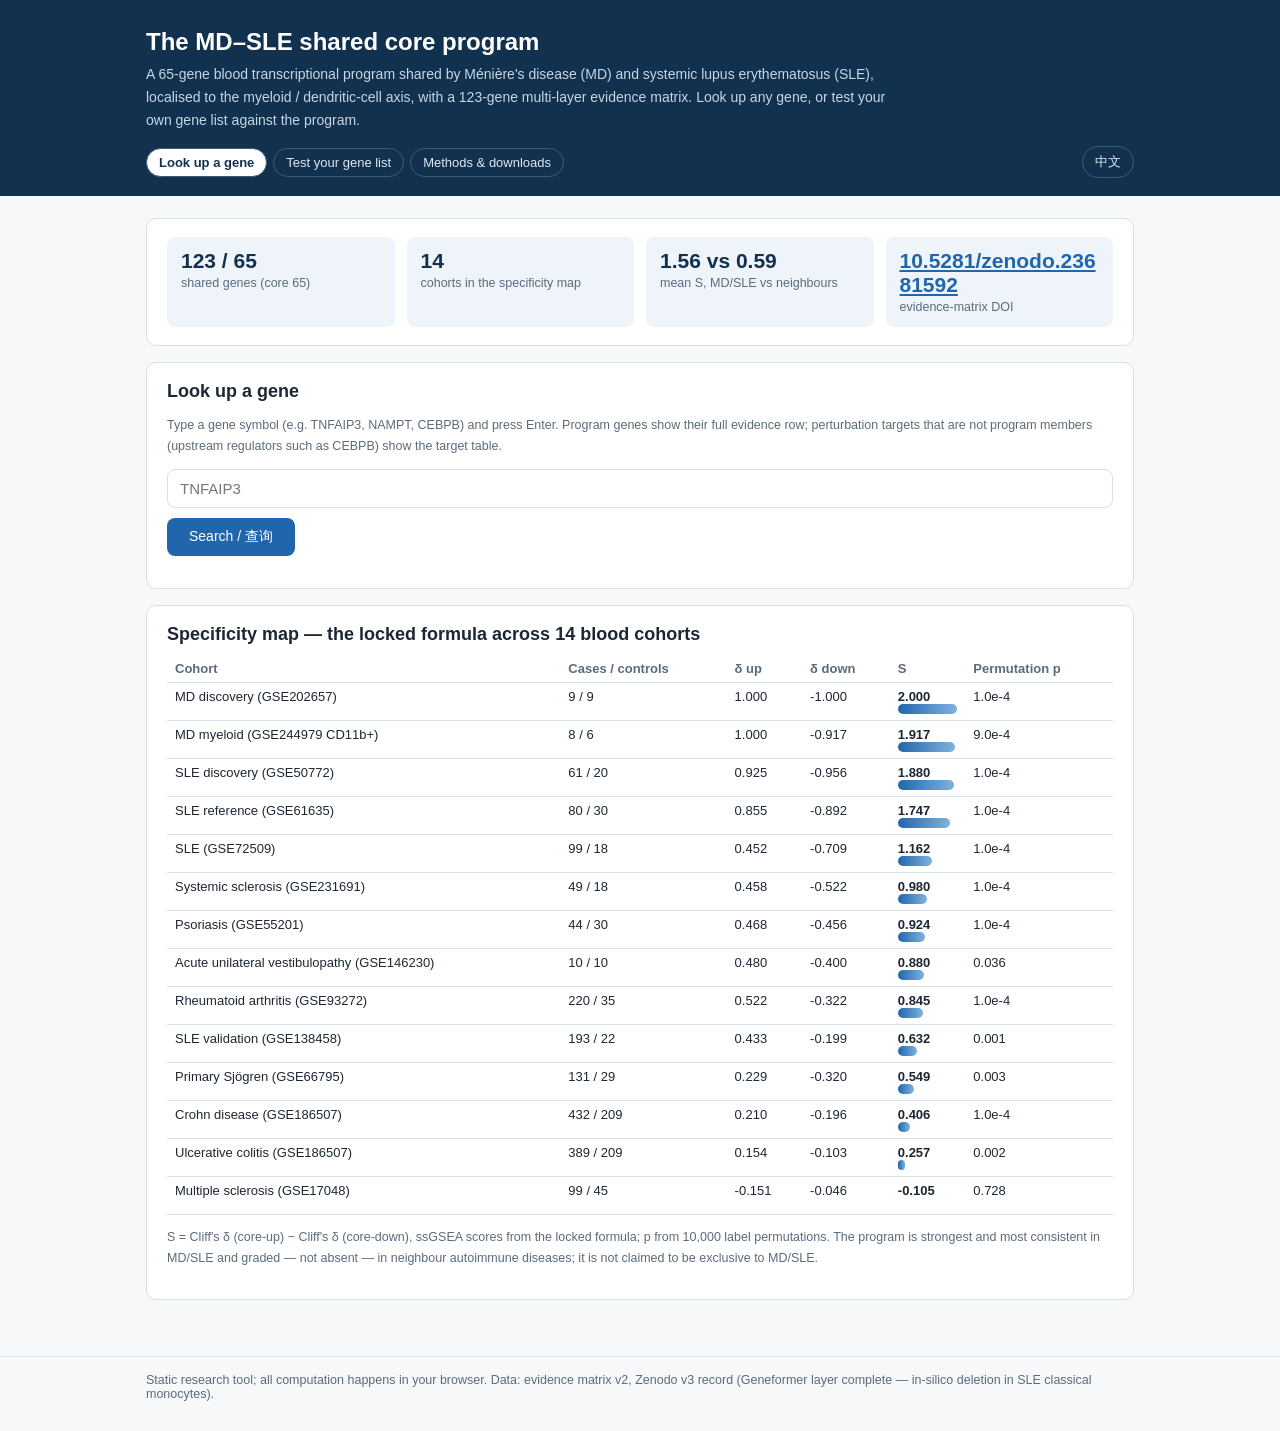
<file: index.html>
<!DOCTYPE html>
<html lang="en">
<head>
<meta charset="utf-8">
<meta name="viewport" content="width=device-width, initial-scale=1">
<title>MD–SLE Shared Core Program — Gene Lookup & Evidence Matrix</title>
<link rel="stylesheet" href="style.css?v=3">
</head>
<body>
<header>
  <div class="wrap">
    <h1 data-i18n="title">The MD–SLE shared core program</h1>
    <p data-i18n="subtitle"></p>
    <nav>
      <a href="index.html" class="on" data-i18n="nav_lookup"></a>
      <a href="analyze.html" data-i18n="nav_analyze"></a>
      <a href="methods.html" data-i18n="nav_methods"></a>
      <span class="sp"></span>
      <button class="langbtn" id="langbtn" onclick="toggleLang()">中文</button>
    </nav>
  </div>
</header>
<main>
  <div class="wrap">
    <div class="card">
      <div class="stats">
        <div class="stat"><b>123 / 65</b><span data-i18n="s_genes"></span></div>
        <div class="stat"><b>14</b><span data-i18n="s_map"></span></div>
        <div class="stat"><b>1.56 vs 0.59</b><span data-i18n="s_gap"></span></div>
        <div class="stat"><b><a href="https://doi.org/10.5281/zenodo.23681592">10.5281/zenodo.23681592</a></b><span data-i18n="s_doi"></span></div>
      </div>
    </div>
    <div class="card">
      <h2 data-i18n="lookup_h"></h2>
      <p class="small" data-i18n="lookup_hint"></p>
      <input type="text" id="gene" placeholder="TNFAIP3" onkeydown="if(event.key==='Enter')lookup()">
      <button class="go" onclick="lookup()">Search / 查询</button>
      <div id="geneout" style="margin-top:14px"></div>
    </div>
    <div class="card">
      <h2 data-i18n="map_h"></h2>
      <table>
        <thead><tr>
          <th data-i18n="th_cohort"></th><th data-i18n="th_n"></th><th data-i18n="th_dup"></th>
          <th data-i18n="th_ddn"></th><th data-i18n="th_S"></th><th data-i18n="th_p"></th>
        </tr></thead>
        <tbody id="maptbody"></tbody>
      </table>
      <p class="small" data-i18n="map_note"></p>
    </div>
  </div>
</main>
<footer>
  <div class="wrap"><span data-i18n="foot"></span></div>
</footer>
<script src="data.js?v=4"></script>
<script src="app.js?v=3"></script>
<script>window.rerender = function(){ renderMap(); const g = document.getElementById("gene"); if (g && g.value.trim()) lookup(); }; renderMap();</script>
</body>
</html>
</file>
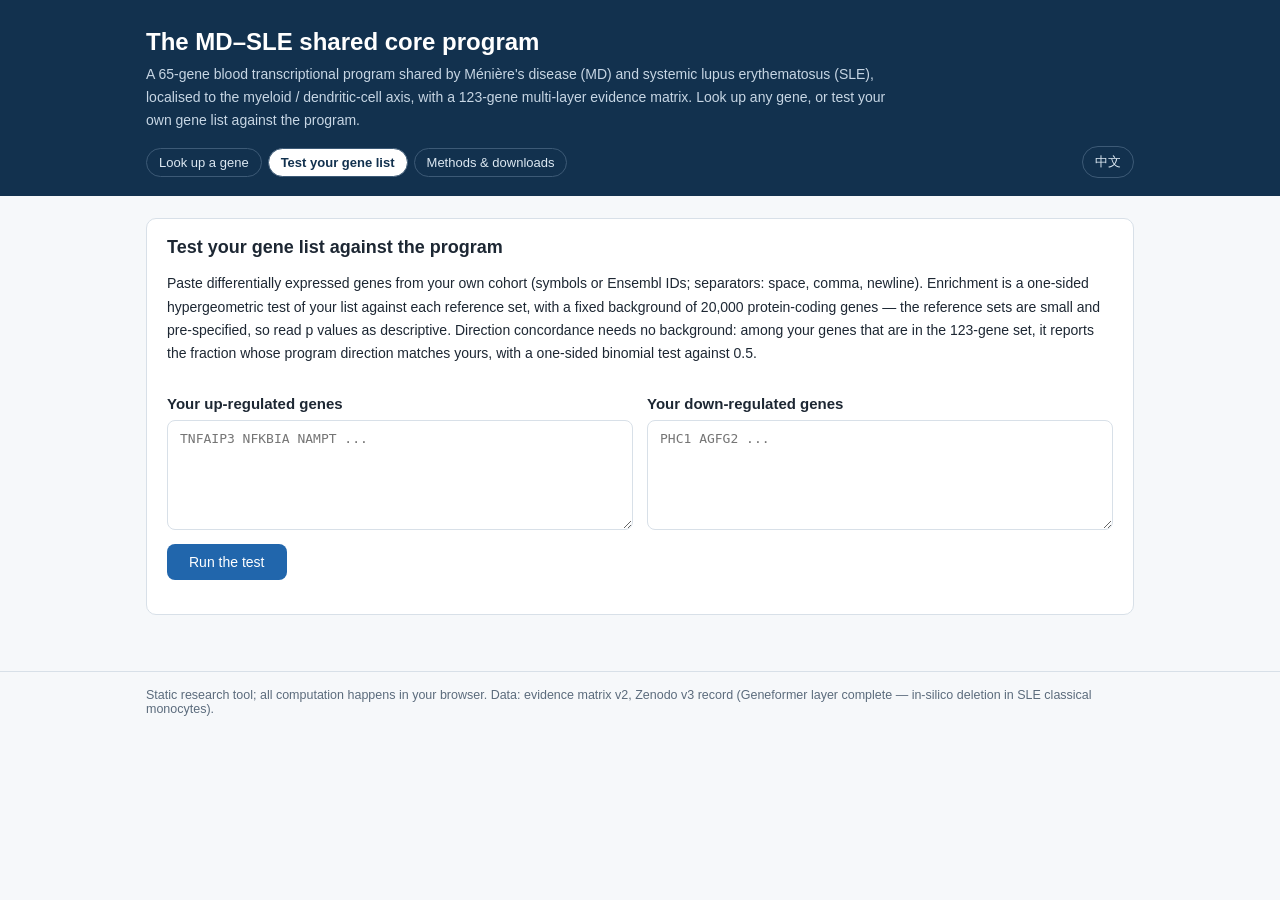
<file: analyze.html>
<!DOCTYPE html>
<html lang="en">
<head>
<meta charset="utf-8">
<meta name="viewport" content="width=device-width, initial-scale=1">
<title>Test Your Gene List — MD–SLE Shared Core Program</title>
<link rel="stylesheet" href="style.css?v=3">
</head>
<body>
<header>
  <div class="wrap">
    <h1 data-i18n="title">The MD–SLE shared core program</h1>
    <p data-i18n="subtitle"></p>
    <nav>
      <a href="index.html" data-i18n="nav_lookup"></a>
      <a href="analyze.html" class="on" data-i18n="nav_analyze"></a>
      <a href="methods.html" data-i18n="nav_methods"></a>
      <span class="sp"></span>
      <button class="langbtn" id="langbtn" onclick="toggleLang()">中文</button>
    </nav>
  </div>
</header>
<main>
  <div class="wrap">
    <div class="card">
      <h2 data-i18n="an_h"></h2>
      <p data-i18n="an_intro"></p>
      <div class="cols">
        <div><h3 data-i18n="your_up"></h3><textarea id="up" placeholder="TNFAIP3 NFKBIA NAMPT ..."></textarea></div>
        <div><h3 data-i18n="your_dn"></h3><textarea id="dn" placeholder="PHC1 AGFG2 ..."></textarea></div>
      </div>
      <button class="go" onclick="runAnalyze()" data-i18n="run"></button>
      <div id="anout" style="margin-top:16px"></div>
    </div>
  </div>
</main>
<footer>
  <div class="wrap"><span data-i18n="foot"></span></div>
</footer>
<script src="data.js?v=3"></script>
<script src="app.js?v=3"></script>
</body>
</html>
</file>
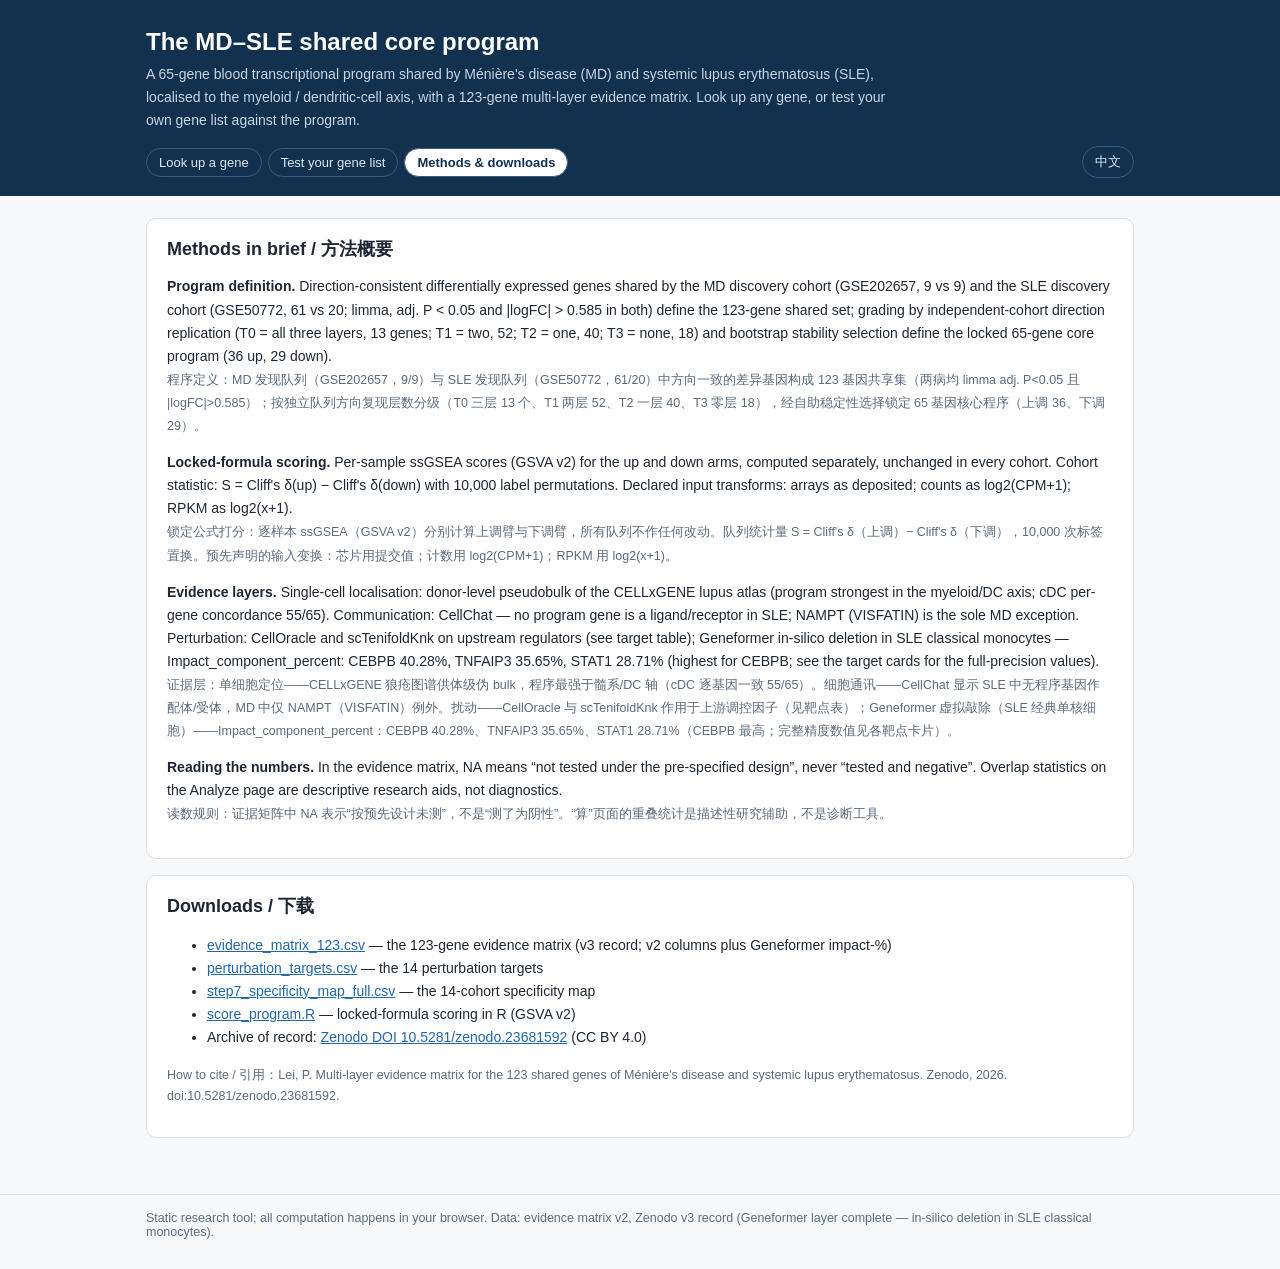
<file: methods.html>
<!DOCTYPE html>
<html lang="en">
<head>
<meta charset="utf-8">
<meta name="viewport" content="width=device-width, initial-scale=1">
<title>Methods & Downloads — MD–SLE Shared Core Program</title>
<link rel="stylesheet" href="style.css?v=3">
</head>
<body>
<header>
  <div class="wrap">
    <h1 data-i18n="title">The MD–SLE shared core program</h1>
    <p data-i18n="subtitle"></p>
    <nav>
      <a href="index.html" data-i18n="nav_lookup"></a>
      <a href="analyze.html" data-i18n="nav_analyze"></a>
      <a href="methods.html" class="on" data-i18n="nav_methods"></a>
      <span class="sp"></span>
      <button class="langbtn" id="langbtn" onclick="toggleLang()">中文</button>
    </nav>
  </div>
</header>
<main>
  <div class="wrap">
    <div class="card">
      <h2>Methods in brief / 方法概要</h2>
      <p><b>Program definition.</b> Direction-consistent differentially expressed genes shared by the MD discovery cohort (GSE202657, 9 vs 9) and the SLE discovery cohort (GSE50772, 61 vs 20; limma, adj. P &lt; 0.05 and |logFC| &gt; 0.585 in both) define the 123-gene shared set; grading by independent-cohort direction replication (T0 = all three layers, 13 genes; T1 = two, 52; T2 = one, 40; T3 = none, 18) and bootstrap stability selection define the locked 65-gene core program (36 up, 29 down).<br>
      <span class="small">程序定义：MD 发现队列（GSE202657，9/9）与 SLE 发现队列（GSE50772，61/20）中方向一致的差异基因构成 123 基因共享集（两病均 limma adj. P&lt;0.05 且 |logFC|&gt;0.585）；按独立队列方向复现层数分级（T0 三层 13 个、T1 两层 52、T2 一层 40、T3 零层 18），经自助稳定性选择锁定 65 基因核心程序（上调 36、下调 29）。</span></p>
      <p><b>Locked-formula scoring.</b> Per-sample ssGSEA scores (GSVA v2) for the up and down arms, computed separately, unchanged in every cohort. Cohort statistic: S = Cliff's δ(up) − Cliff's δ(down) with 10,000 label permutations. Declared input transforms: arrays as deposited; counts as log2(CPM+1); RPKM as log2(x+1).<br>
      <span class="small">锁定公式打分：逐样本 ssGSEA（GSVA v2）分别计算上调臂与下调臂，所有队列不作任何改动。队列统计量 S = Cliff's δ（上调）− Cliff's δ（下调），10,000 次标签置换。预先声明的输入变换：芯片用提交值；计数用 log2(CPM+1)；RPKM 用 log2(x+1)。</span></p>
      <p><b>Evidence layers.</b> Single-cell localisation: donor-level pseudobulk of the CELLxGENE lupus atlas (program strongest in the myeloid/DC axis; cDC per-gene concordance 55/65). Communication: CellChat — no program gene is a ligand/receptor in SLE; NAMPT (VISFATIN) is the sole MD exception. Perturbation: CellOracle and scTenifoldKnk on upstream regulators (see target table); Geneformer in-silico deletion in SLE classical monocytes — Impact_component_percent: CEBPB 40.28%, TNFAIP3 35.65%, STAT1 28.71% (highest for CEBPB; see the target cards for the full-precision values).<br>
      <span class="small">证据层：单细胞定位——CELLxGENE 狼疮图谱供体级伪 bulk，程序最强于髓系/DC 轴（cDC 逐基因一致 55/65）。细胞通讯——CellChat 显示 SLE 中无程序基因作配体/受体，MD 中仅 NAMPT（VISFATIN）例外。扰动——CellOracle 与 scTenifoldKnk 作用于上游调控因子（见靶点表）；Geneformer 虚拟敲除（SLE 经典单核细胞）——Impact_component_percent：CEBPB 40.28%、TNFAIP3 35.65%、STAT1 28.71%（CEBPB 最高；完整精度数值见各靶点卡片）。</span></p>
      <p><b>Reading the numbers.</b> In the evidence matrix, NA means “not tested under the pre-specified design”, never “tested and negative”. Overlap statistics on the Analyze page are descriptive research aids, not diagnostics.<br>
      <span class="small">读数规则：证据矩阵中 NA 表示“按预先设计未测”，不是“测了为阴性”。“算”页面的重叠统计是描述性研究辅助，不是诊断工具。</span></p>
    </div>
    <div class="card">
      <h2>Downloads / 下载</h2>
      <ul>
        <li><a href="downloads/evidence_matrix_123.csv">evidence_matrix_123.csv</a> — the 123-gene evidence matrix (v3 record; v2 columns plus Geneformer impact-%)</li>
        <li><a href="downloads/perturbation_targets.csv">perturbation_targets.csv</a> — the 14 perturbation targets</li>
        <li><a href="downloads/step7_specificity_map_full.csv">step7_specificity_map_full.csv</a> — the 14-cohort specificity map</li>
        <li><a href="downloads/score_program.R">score_program.R</a> — locked-formula scoring in R (GSVA v2)</li>
        <li>Archive of record: <a href="https://doi.org/10.5281/zenodo.23681592">Zenodo DOI 10.5281/zenodo.23681592</a> (CC BY 4.0)</li>
      </ul>
      <p class="small">How to cite / 引用：Lei, P. Multi-layer evidence matrix for the 123 shared genes of Ménière's disease and systemic lupus erythematosus. Zenodo, 2026. doi:10.5281/zenodo.23681592.</p>
    </div>
  </div>
</main>
<footer>
  <div class="wrap"><span data-i18n="foot"></span></div>
</footer>
<script src="data.js?v=3"></script>
<script src="app.js?v=3"></script>
</body>
</html>
</file>
<file: style.css>
:root{--ink:#1d2733;--mut:#5b6b7c;--acc:#2166ac;--acc2:#b2182b;--line:#d8e0e8;--bg:#f6f8fa;--card:#fff}
*{box-sizing:border-box}
body{margin:0;font-family:-apple-system,"Segoe UI",Roboto,"Helvetica Neue",Arial,sans-serif;color:var(--ink);background:var(--bg)}
header{background:#12314e;color:#fff;padding:26px 20px 18px}
.wrap{max-width:1020px;margin:0 auto;padding:0 16px}
header h1{margin:0 0 6px;font-size:24px;line-height:1.3}
header p{margin:0;color:#c7d6e4;font-size:14px;max-width:760px}
nav{display:flex;gap:6px;flex-wrap:wrap;margin-top:14px;align-items:center}
nav a{color:#dce8f2;text-decoration:none;padding:6px 12px;border:1px solid #3d5a76;border-radius:16px;font-size:13px}
nav a.on{background:#fff;color:#12314e;font-weight:600}
nav .sp{flex:1}
.langbtn{background:transparent;border:1px solid #3d5a76;color:#dce8f2;border-radius:16px;padding:6px 12px;cursor:pointer;font-size:13px}
main{padding:22px 0 40px}
.card{background:var(--card);border:1px solid var(--line);border-radius:10px;padding:18px 20px;margin-bottom:16px}
.card h2{margin:0 0 10px;font-size:18px}
.card h3{margin:16px 0 8px;font-size:15px}
p,li{font-size:14px;line-height:1.65}
.small{font-size:12.5px;color:var(--mut)}
.stats{display:flex;gap:12px;flex-wrap:wrap}
.stat{flex:1;min-width:150px;background:#eef4fa;border-radius:8px;padding:12px 14px}
.stat b{display:block;font-size:21px;color:#12314e;overflow-wrap:anywhere}
td:last-child{white-space:nowrap}
.stat span{font-size:12.5px;color:var(--mut)}
input[type=text]{width:100%;padding:10px 12px;border:1px solid var(--line);border-radius:8px;font-size:15px}
textarea{width:100%;min-height:110px;padding:10px 12px;border:1px solid var(--line);border-radius:8px;font-family:ui-monospace,Menlo,Consolas,monospace;font-size:13px}
button.go{background:var(--acc);color:#fff;border:0;border-radius:8px;padding:10px 22px;font-size:14px;cursor:pointer;margin-top:10px}
button.go:hover{background:#1a5288}
.cols{display:flex;gap:14px;flex-wrap:wrap}.cols>div{flex:1;min-width:260px}
table{border-collapse:collapse;width:100%;font-size:13px}
th,td{border-bottom:1px solid var(--line);padding:6px 8px;text-align:left;vertical-align:top}
th{color:var(--mut);font-weight:600}
.badge{display:inline-block;border-radius:10px;padding:1px 9px;font-size:12px;margin-right:5px;background:#eef4fa;color:#12314e;border:1px solid var(--line)}
.b-up{background:#fdeeee;color:var(--acc2);border-color:#f0caca}
.b-dn{background:#eaf1fb;color:var(--acc);border-color:#c4d7ee}
.kv{display:grid;grid-template-columns:repeat(auto-fill,minmax(300px,1fr));gap:4px 26px}
.kv div{font-size:13.5px;padding:5px 0;border-bottom:1px dotted var(--line)}
.kv b{color:var(--mut);font-weight:600;margin-right:8px}
.neg{color:var(--acc2)} .pos{color:#1a7a33}
footer{border-top:1px solid var(--line);padding:16px 0 30px;color:var(--mut);font-size:12.5px}
a{color:var(--acc)}
.bar{height:10px;background:linear-gradient(90deg,var(--acc),#7fb2dd);border-radius:5px}
code{background:#eef2f6;padding:1px 5px;border-radius:4px;font-size:12.5px}
</file>
